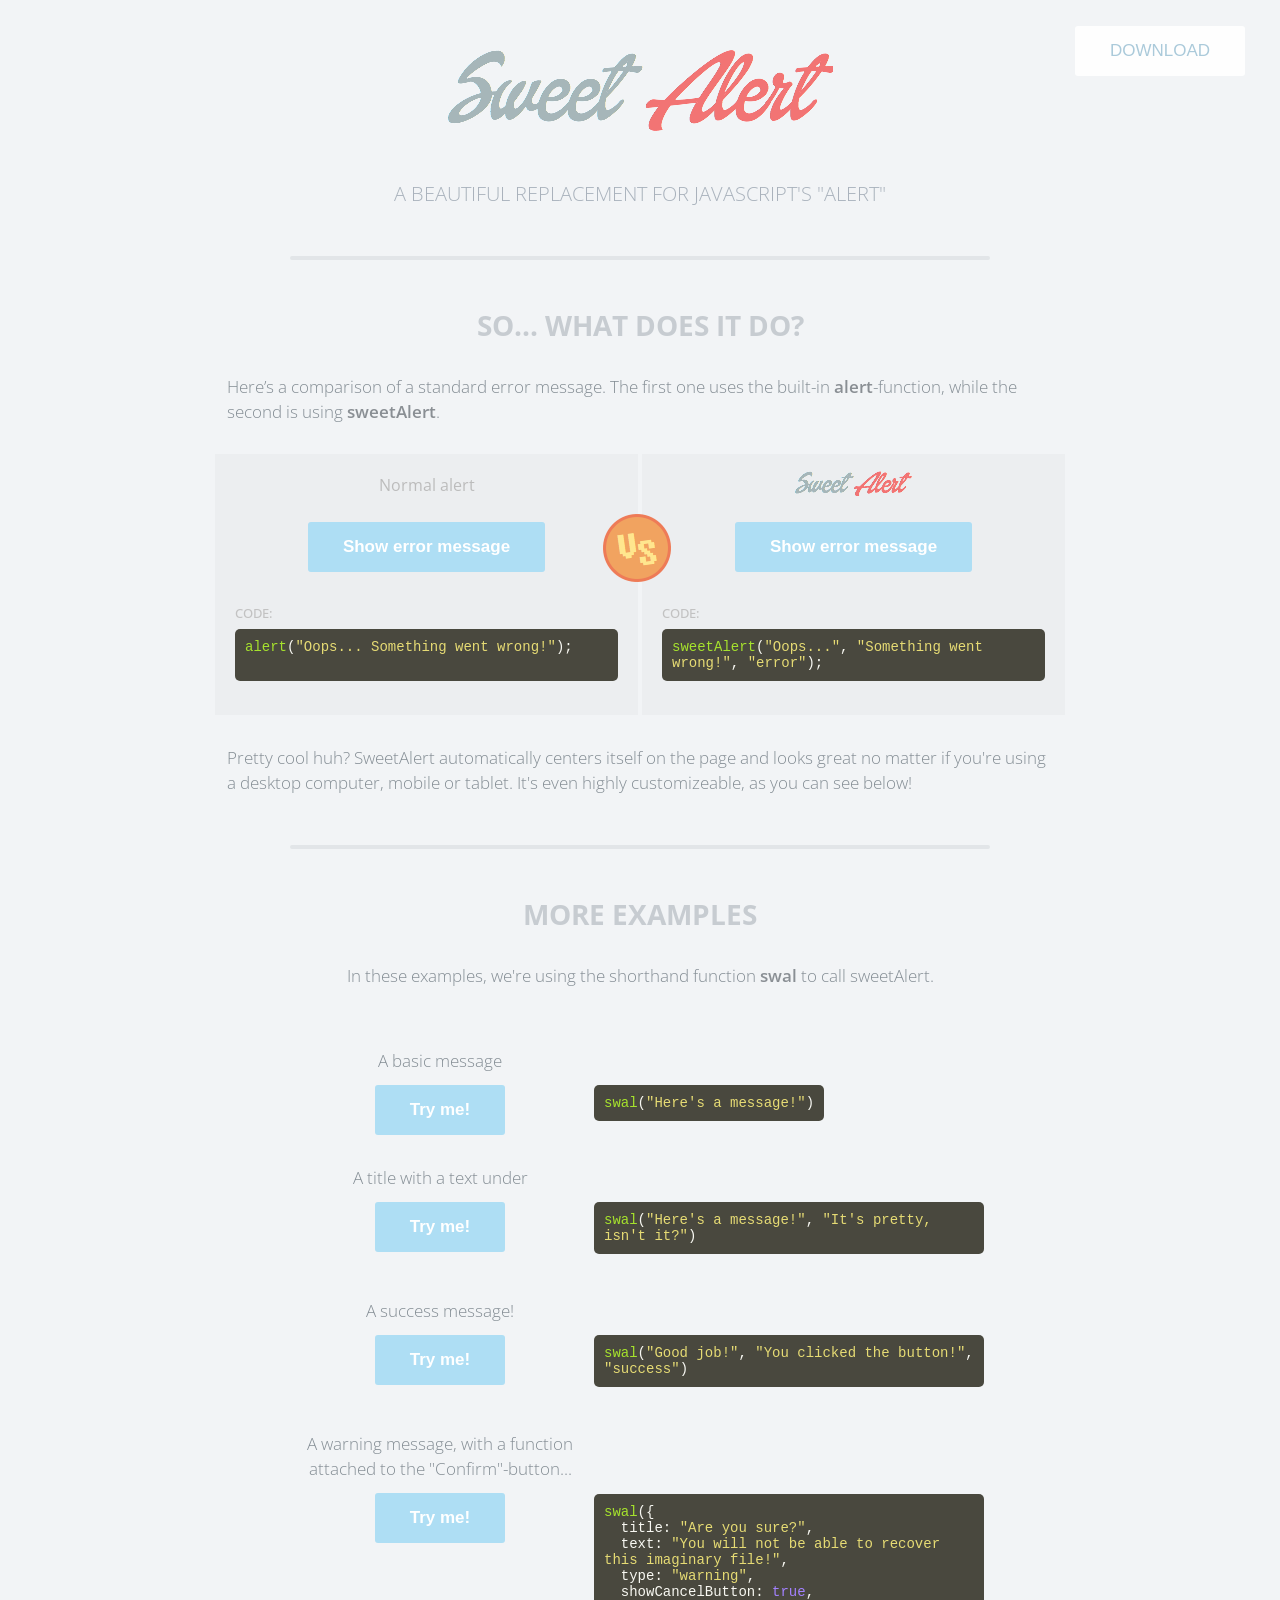
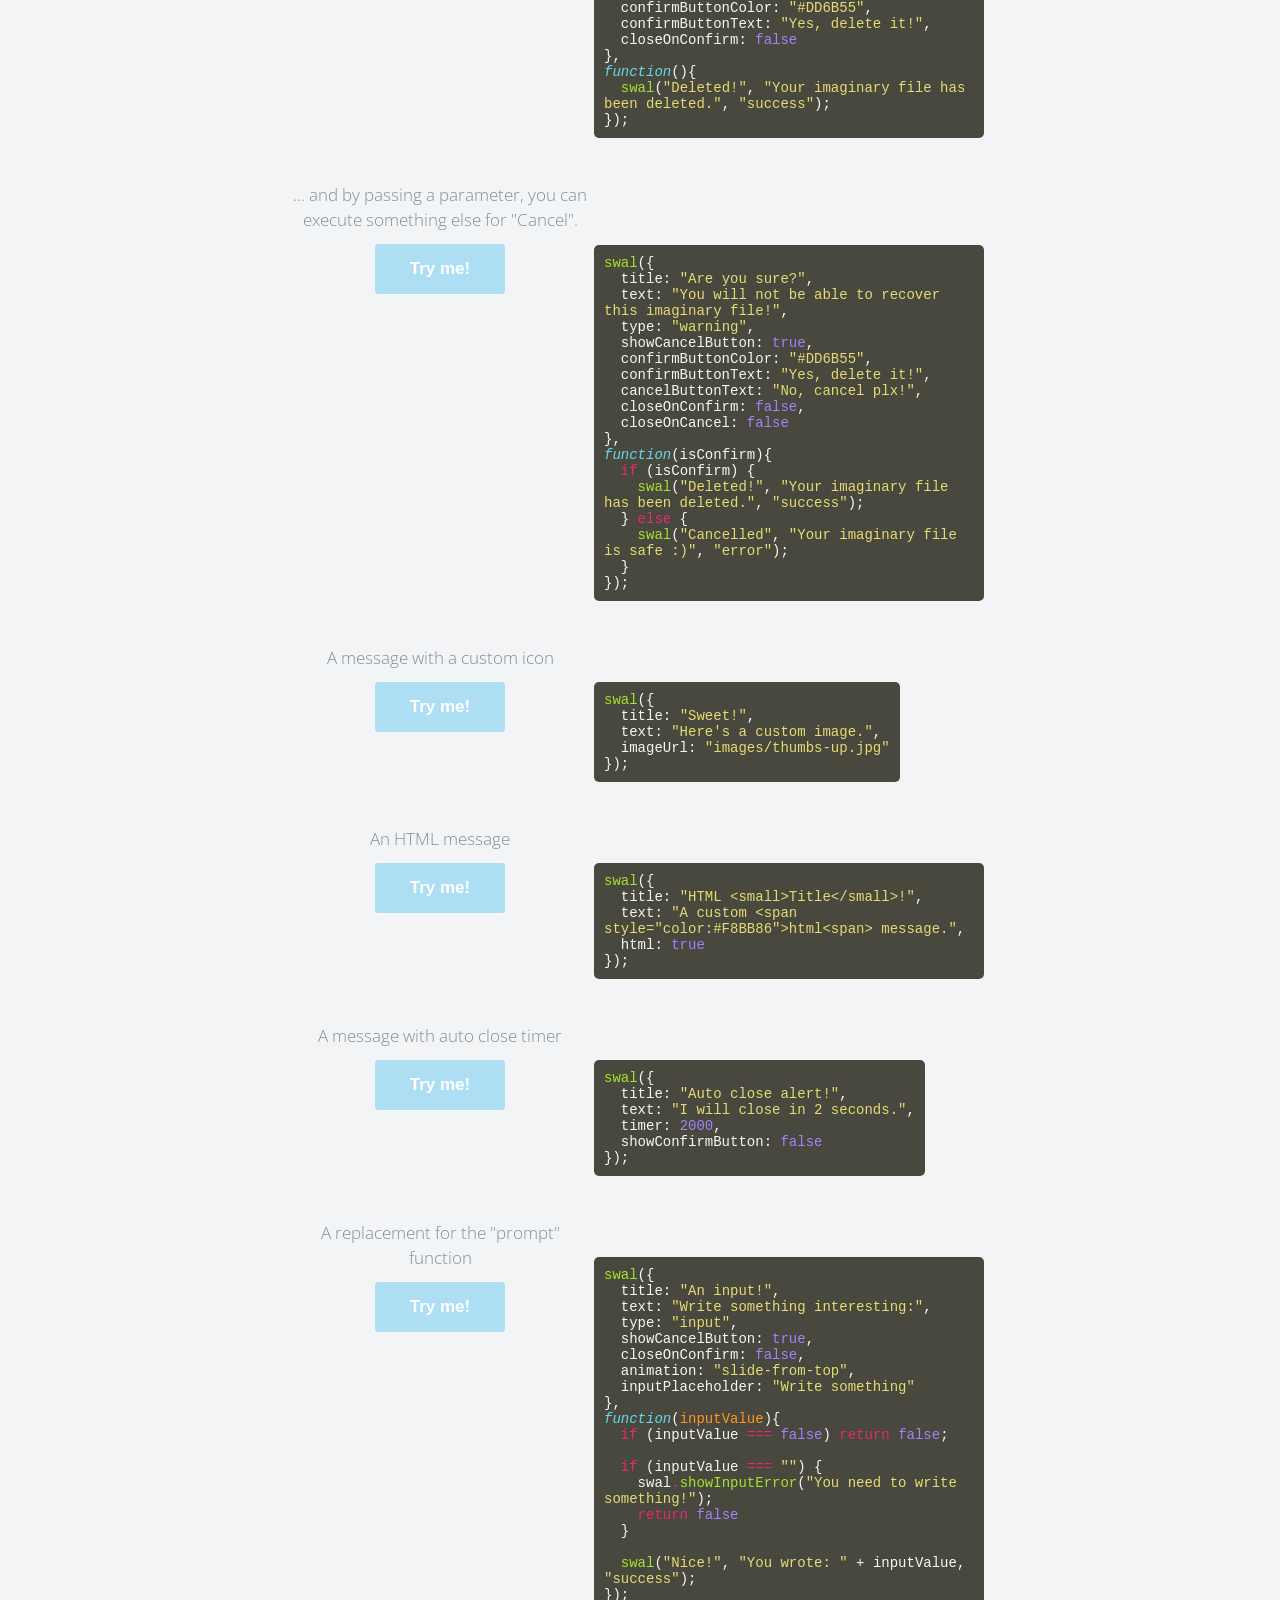
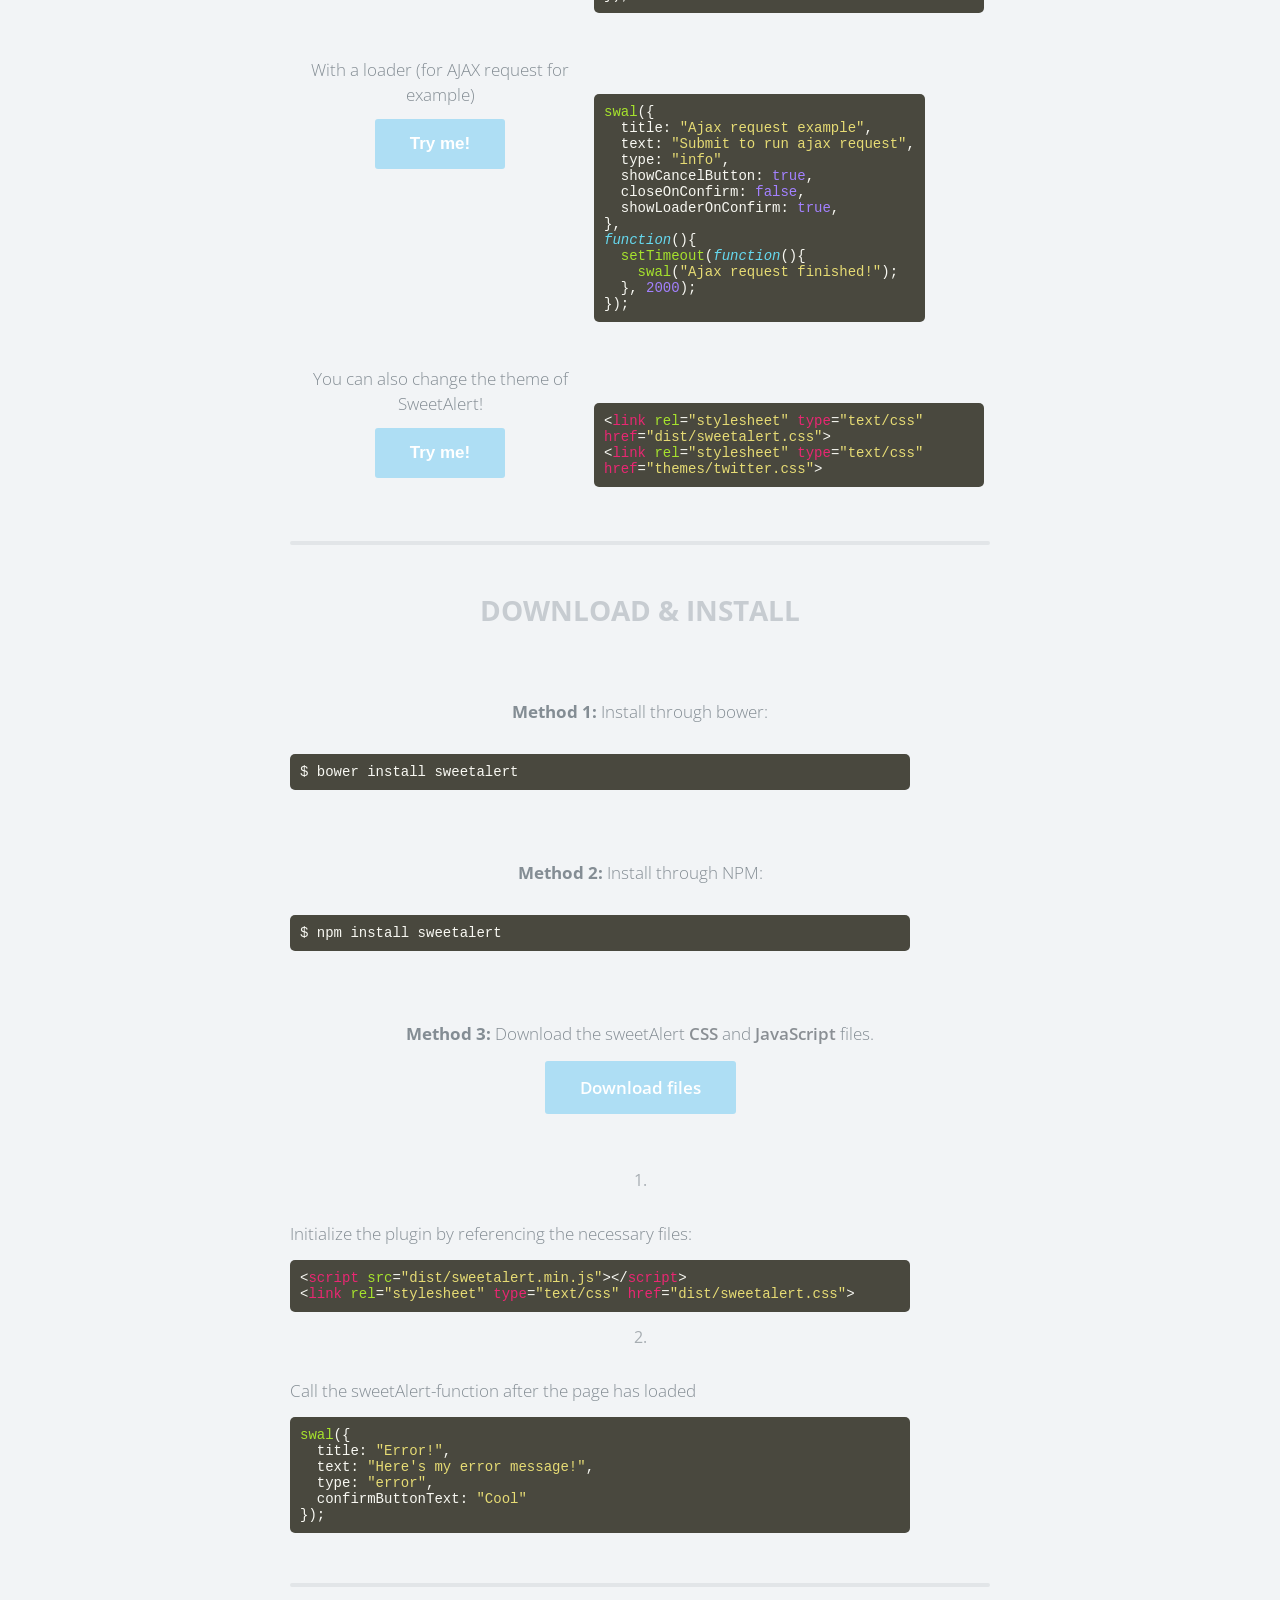
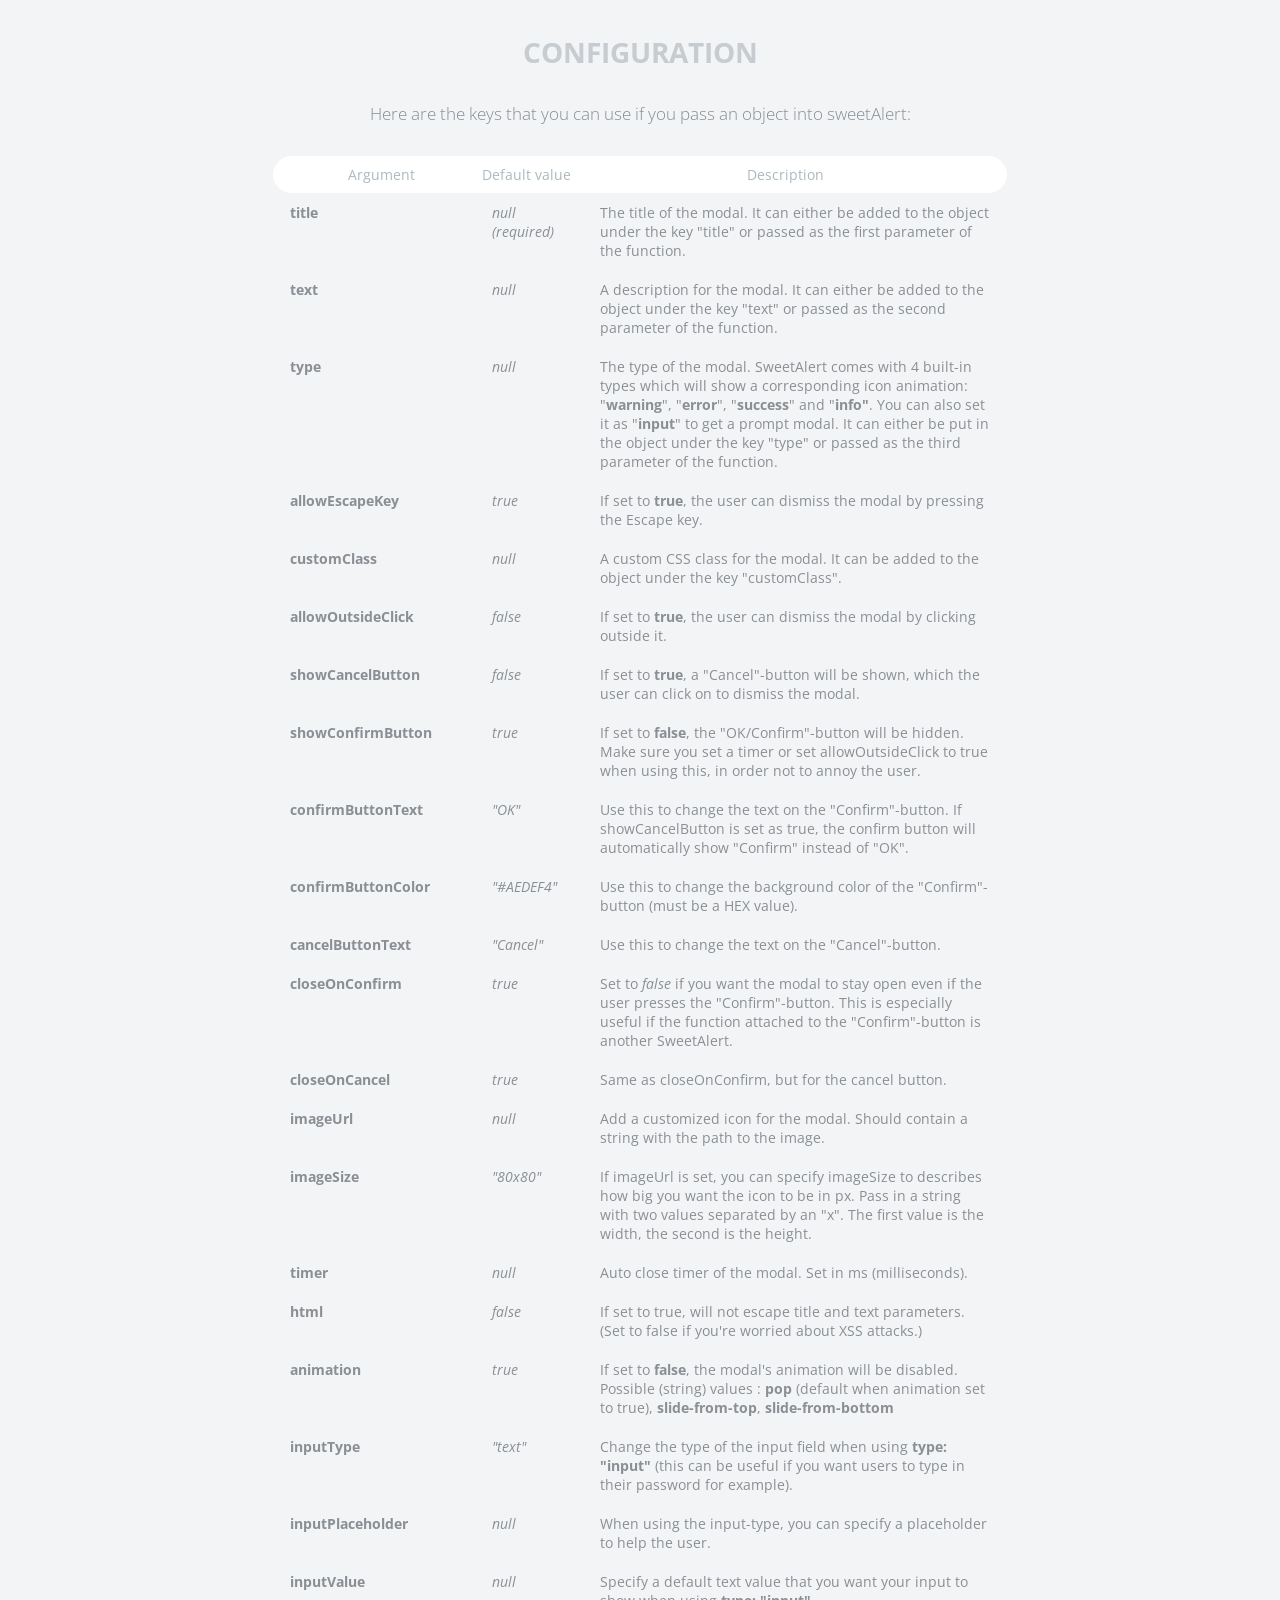
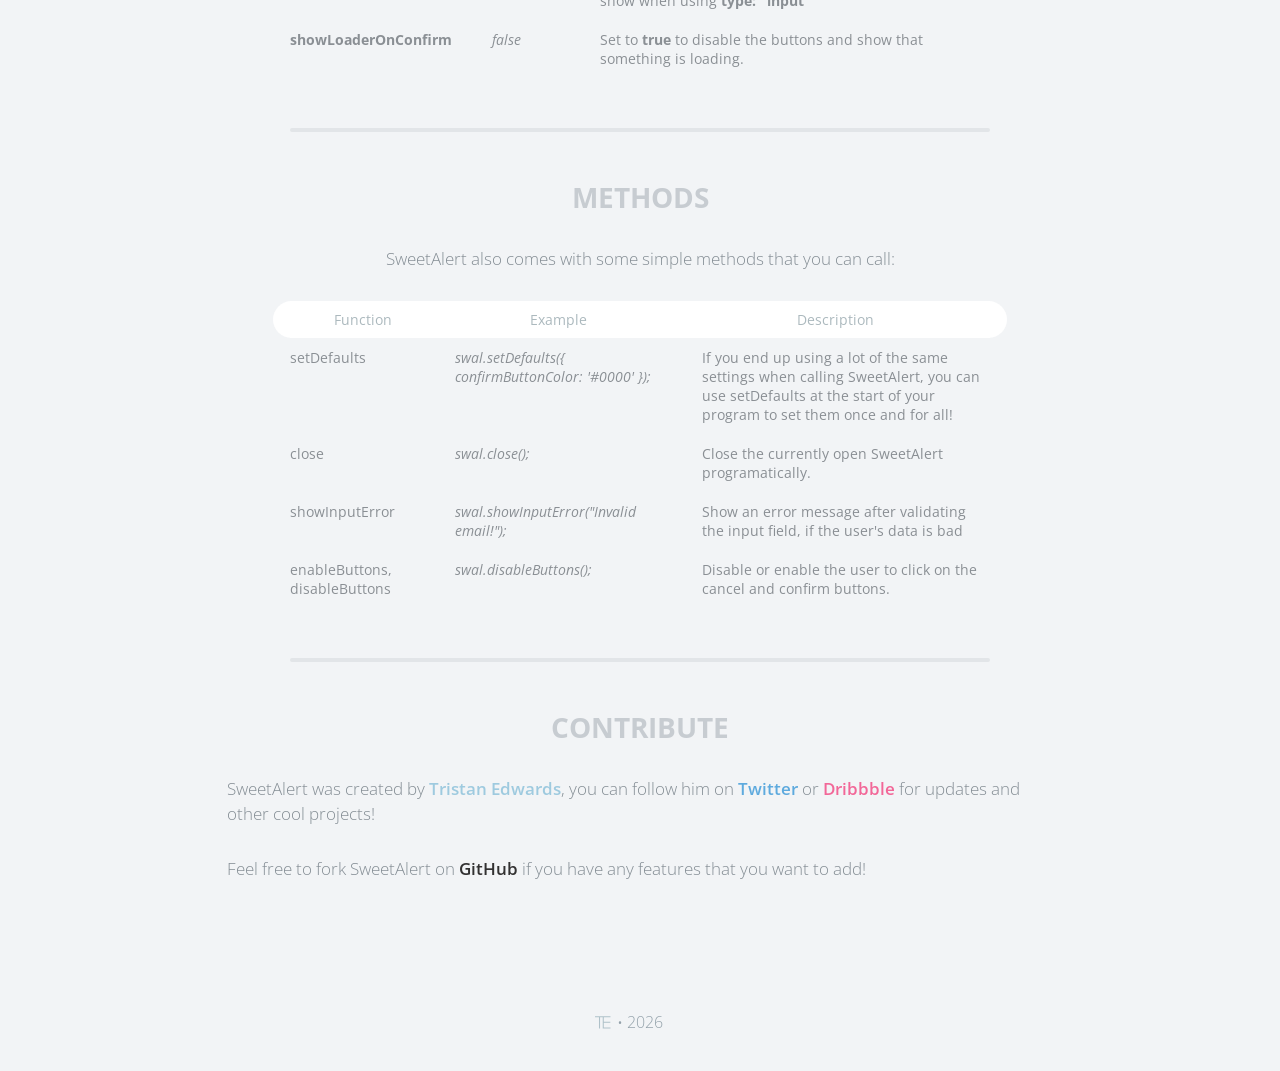
<file: node_modules/sweetalert/index.html>
<!doctype html>

<html>

<head>
  <meta charset="utf-8">
  <meta name="viewport" content="width=device-width, initial-scale=1, maximum-scale=1, user-scalable=0" />
  <title>SweetAlert</title>

  <link rel="stylesheet" href="example/example.css">
  <script src="https://code.jquery.com/jquery-2.1.3.min.js"></script>

  <!-- This is what you need -->
  <script src="dist/sweetalert-dev.js"></script>
  <link rel="stylesheet" href="dist/sweetalert.css">
  <!--.......................-->

</head>

<body>

<h1>Sweet Alert</h1>
<h2>A beautiful replacement for JavaScript's "Alert"</h2>
<button class="download">Download</button>

<!-- What does it do? -->
<h3>So... What does it do?</h3>
<p>Here’s a comparison of a standard error message. The first one uses the built-in <strong>alert</strong>-function, while the second is using <strong>sweetAlert</strong>.</p>

<div class="showcase normal">
	<h4>Normal alert</h4>
	<button>Show error message</button>

	<h5>Code:</h5>
	<pre><span class="attr">alert</span>(<span class="str">"Oops... Something went wrong!"</span>);

	</pre>

	<div class="vs-icon"></div>
</div>

<div class="showcase sweet">
	<h4>Sweet Alert</h4>
	<button>Show error message</button>

	<h5>Code:</h5>
	<pre><span class="attr">sweetAlert</span>(<span class="str">"Oops..."</span>, <span class="str">"Something went wrong!"</span>, <span class="str">"error"</span>);</pre>
</div>

<p>Pretty cool huh? SweetAlert automatically centers itself on the page and looks great no matter if you're using a desktop computer, mobile or tablet. It's even highly customizeable, as you can see below!</p>


<!-- Examples -->
<h3>More examples</h3>

<p class="center">In these examples, we're using the shorthand function <strong>swal</strong> to call sweetAlert.</p>

<ul class="examples">

	<li class="message">
		<div class="ui">
			<p>A basic message</p>
			<button>Try me!</button>
		</div>
		<pre><span class="attr">swal</span>(<span class="str">"Here's a message!"</span>)</pre>
	</li>

	<li class="title-text">
		<div class="ui">
			<p>A title with a text under</p>
			<button>Try me!</button>
		</div>
		<pre><span class="attr">swal</span>(<span class="str">"Here's a message!"</span>, <span class="str">"It's pretty, isn't it?"</span>)</pre>
	</li>

	<li class="success">
		<div class="ui">
			<p>A success message!</p>
			<button>Try me!</button>
		</div>
		<pre><span class="attr">swal</span>(<span class="str">"Good job!"</span>, <span class="str">"You clicked the button!"</span>, <span class="str">"success"</span>)</pre>
	</li>

	<li class="warning confirm">
		<div class="ui">
			<p>A warning message, with a function attached to the "Confirm"-button...</p>
			<button>Try me!</button>
		</div>
		<pre><span class="attr">swal</span>({
&nbsp;&nbsp;title: <span class="str">"Are you sure?"</span>,
&nbsp;&nbsp;text: <span class="str">"You will not be able to recover this imaginary file!"</span>,
&nbsp;&nbsp;type: <span class="str">"warning"</span>,
&nbsp;&nbsp;showCancelButton: <span class="val">true</span>,
&nbsp;&nbsp;confirmButtonColor: <span class="str">"#DD6B55"</span>,
&nbsp;&nbsp;confirmButtonText: <span class="str">"Yes, delete it!"</span>,
&nbsp;&nbsp;closeOnConfirm: <span class="val">false</span>
},
<span class="func"><i>function</i></span>(){
&nbsp;&nbsp;<span class="attr">swal</span>(<span class="str">"Deleted!"</span>, <span class="str">"Your imaginary file has been deleted."</span>, <span class="str">"success"</span>);
});</pre>
	</li>

	<li class="warning cancel">
		<div class="ui">
			<p>... and by passing a parameter, you can execute something else for "Cancel".</p>
			<button>Try me!</button>
		</div>
		<pre><span class="attr">swal</span>({
&nbsp;&nbsp;title: <span class="str">"Are you sure?"</span>,
&nbsp;&nbsp;text: <span class="str">"You will not be able to recover this imaginary file!"</span>,
&nbsp;&nbsp;type: <span class="str">"warning"</span>,
&nbsp;&nbsp;showCancelButton: <span class="val">true</span>,
&nbsp;&nbsp;confirmButtonColor: <span class="str">"#DD6B55"</span>,
&nbsp;&nbsp;confirmButtonText: <span class="str">"Yes, delete it!"</span>,
&nbsp;&nbsp;cancelButtonText: <span class="str">"No, cancel plx!"</span>,
&nbsp;&nbsp;closeOnConfirm: <span class="val">false</span>,
&nbsp;&nbsp;closeOnCancel: <span class="val">false</span>
},
<span class="func"><i>function</i></span>(isConfirm){
&nbsp;&nbsp;<span class="tag">if</span> (isConfirm) {
&nbsp;&nbsp;&nbsp;&nbsp;<span class="attr">swal</span>(<span class="str">"Deleted!"</span>, <span class="str">"Your imaginary file has been deleted."</span>, <span class="str">"success"</span>);
&nbsp;&nbsp;} <span class="tag">else</span> {
	&nbsp;&nbsp;&nbsp;&nbsp;<span class="attr">swal</span>(<span class="str">"Cancelled"</span>, <span class="str">"Your imaginary file is safe :)"</span>, <span class="str">"error"</span>);
&nbsp;&nbsp;}
});</pre>
	</li>

	<li class="custom-icon">
		<div class="ui">
			<p>A message with a custom icon</p>
			<button>Try me!</button>
		</div>
		<pre><span class="attr">swal</span>({
&nbsp;&nbsp;title: <span class="str">"Sweet!"</span>,
&nbsp;&nbsp;text: <span class="str">"Here's a custom image."</span>,
&nbsp;&nbsp;imageUrl: <span class="str">"images/thumbs-up.jpg"</span>
});</pre>
	</li>

	<li class="message-html">
		<div class="ui">
			<p>An HTML message</p>
			<button>Try me!</button>
		</div>
		<pre><span class="attr">swal</span>({
&nbsp;&nbsp;title: <span class="str">"HTML &lt;small&gt;Title&lt;/small&gt;!"</span>,
&nbsp;&nbsp;text: <span class="str">"A custom &lt;span style="color:#F8BB86"&gt;html&lt;span&gt; message."</span>,
&nbsp;&nbsp;html: <span class="val">true</span>
});</pre>
	</li>

	<li class="timer">
		<div class="ui">
			<p>A message with auto close timer</p>
			<button>Try me!</button>
		</div>
		<pre><span class="attr">swal</span>({
&nbsp;&nbsp;title: <span class="str">"Auto close alert!"</span>,
&nbsp;&nbsp;text: <span class="str">"I will close in 2 seconds."</span>,
&nbsp;&nbsp;timer: <span class="val">2000</span>,
&nbsp;&nbsp;showConfirmButton: <span class="val">false</span>
});</pre>
	</li>


	<li class="input">
		<div class="ui">
			<p>A replacement for the "prompt" function</p>
			<button>Try me!</button>
		</div>
		<pre><span class="attr">swal</span>({
&nbsp;&nbsp;title: <span class="str">"An input!"</span>,
&nbsp;&nbsp;text: <span class="str">"Write something interesting:"</span>,
&nbsp;&nbsp;type: <span class="str">"input"</span>,
&nbsp;&nbsp;showCancelButton: <span class="val">true</span>,
&nbsp;&nbsp;closeOnConfirm: <span class="val">false</span>,
&nbsp;&nbsp;animation: <span class="str">"slide-from-top"</span>,
&nbsp;&nbsp;inputPlaceholder: <span class="str">"Write something"</span>
},
<span class="func"><i>function</i></span>(<span class="arg">inputValue</span>){
&nbsp;&nbsp;<span class="tag">if</span> (inputValue <span class="tag">===</span> <span class="val">false</span>) <span class="tag">return</span> <span class="val">false</span>;
&nbsp;&nbsp;
&nbsp;&nbsp;<span class="tag">if</span> (inputValue <span class="tag">===</span> <span class="str">""</span>) {
&nbsp;&nbsp;&nbsp;&nbsp;swal<span class="tag">.</span><span class="attr">showInputError</span>(<span class="str">"You need to write something!"</span>);
&nbsp;&nbsp;&nbsp;&nbsp;<span class="tag">return</span> <span class="val">false</span>
&nbsp;&nbsp;}
&nbsp;&nbsp;
&nbsp;&nbsp;<span class="attr">swal</span>(<span class="str">"Nice!"</span>, <span class="str">"You wrote: "</span> + inputValue, <span class="str">"success"</span>);
});</pre>
	</li>

  <li class="ajax">
    <div class="ui">
			<p>With a loader (for AJAX request for example)</p>
			<button>Try me!</button>
		</div>
		<pre><span class="attr">swal</span>({
&nbsp;&nbsp;title: <span class="str">"Ajax request example"</span>,
&nbsp;&nbsp;text: <span class="str">"Submit to run ajax request"</span>,
&nbsp;&nbsp;type: <span class="str">"info"</span>,
&nbsp;&nbsp;showCancelButton: <span class="val">true</span>,
&nbsp;&nbsp;closeOnConfirm: <span class="val">false</span>,
&nbsp;&nbsp;showLoaderOnConfirm: <span class="val">true</span>,
},
<span class="func"><i>function</i></span>(){
&nbsp;&nbsp;<span class="attr">setTimeout</span>(<span class="func"><i>function</i></span>(){
&nbsp;&nbsp;&nbsp;&nbsp;<span class="attr">swal</span>(<span class="str">"Ajax request finished!"</span>);
&nbsp;&nbsp;}, <span class="val">2000</span>);
});</pre>
	</li>

	<li class="theme">
		<div class="ui">
			<p>You can also change the theme of SweetAlert!</p>
			<button>Try me!</button>
		</div>
		<pre>&lt;<span class="tag">link</span> <span class="attr">rel</span>=<span class="str">"stylesheet"</span> <span class="tag">type</span>=<span class="str">"text/css"</span> <span class="tag">href</span>=<span class="str">"dist/sweetalert.css"</span>&gt;
			&lt;<span class="tag">link</span> <span class="attr">rel</span>=<span class="str">"stylesheet"</span> <span class="tag">type</span>=<span class="str">"text/css"</span> <span class="tag">href</span>=<span class="str">"themes/twitter.css"</span>&gt;</pre>
	</li>

</ul>


<!-- Download & Install -->
<h3 id="download-section">Download & install</h3>

<div class="center-container">
	<p class="center"><b>Method 1:</b> Install through bower:</p>
	<pre class="center">$ bower install sweetalert</pre>
</div>

<div class="center-container">
	<p class="center"><b>Method 2:</b> Install through NPM:</p>
	<pre class="center">$ npm install sweetalert</pre>
</div>

<p class="center"><b>Method 3:</b> Download the sweetAlert <strong>CSS</strong> and <strong>JavaScript</strong> files.</p>

<a class="button" href="https://github.com/t4t5/sweetalert/archive/master.zip" download>Download files</a>

<ol>
	<li>
		<p>Initialize the plugin by referencing the necessary files:</p>
		<pre>&lt;<span class="tag">script</span> <span class="attr">src</span>=<span class="str">"dist/sweetalert.min.js"</span>&gt;&lt;/<span class="tag">script</span>&gt;
&lt;<span class="tag">link</span> <span class="attr">rel</span>=<span class="str">"stylesheet"</span> <span class="tag">type</span>=<span class="str">"text/css"</span> <span class="tag">href</span>=<span class="str">"dist/sweetalert.css"</span>&gt;</pre>
	</li>

	<li>
		<p>Call the sweetAlert-function after the page has loaded</p>
		<pre><span class="attr">swal</span>({
&nbsp;&nbsp;title: <span class="str">"Error!"</span>,
&nbsp;&nbsp;text: <span class="str">"Here's my error message!"</span>,
&nbsp;&nbsp;type: <span class="str">"error"</span>,
&nbsp;&nbsp;confirmButtonText: <span class="str">"Cool"</span>
});
</pre>
	</li>
</ol>



<!-- Configuration -->
<h3>Configuration</h3>

<p class="center">Here are the keys that you can use if you pass an object into sweetAlert:</p>

<table>
	<tr class="titles">
		<th>
			<div class="border-left"></div>
			Argument
		</th>
		<th>Default value</th>
		<th>
			<div class="border-right"></div>
			Description
		</th>
	</tr>
	<tr>
		<td><b>title</b></td>
		<td><i>null (required)</i></td>
		<td>The title of the modal. It can either be added to the object under the key "title" or passed as the first parameter of the function.</td>
	</tr>
	<tr>
		<td><b>text</b></td>
		<td><i>null</i></td>
		<td>A description for the modal. It can either be added to the object under the key "text" or passed as the second parameter of the function.</td>
	</tr>
	<tr>
		<td><b>type</b></td>
		<td><i>null</i></td>
		<td>The type of the modal. SweetAlert comes with 4 built-in types which will show a corresponding icon animation: "<strong>warning</strong>", "<strong>error</strong>", "<strong>success</strong>" and "<strong>info"</strong>. You can also set it as "<strong>input</strong>" to get a prompt modal. It can either be put in the object under the key "type" or passed as the third parameter of the function.</td>
	</tr>
    <tr>
      <td><b>allowEscapeKey</b></td>
      <td><i>true</i></td>
      <td>If set to <strong>true</strong>, the user can dismiss the modal by pressing the Escape key.</td>
    </tr>
	<tr>
		<td><b>customClass</b></td>
		<td><i>null</i></td>
		<td>A custom CSS class for the modal. It can be added to the object under the key "customClass".</td>
	</tr>
	<tr>
		<td><b>allowOutsideClick</b></td>
		<td><i>false</i></td>
		<td>If set to <strong>true</strong>, the user can dismiss the modal by clicking outside it.</td>
	</tr>
	<tr>
		<td><b>showCancelButton</b></td>
		<td><i>false</i></td>
		<td>If set to <strong>true</strong>, a "Cancel"-button will be shown, which the user can click on to dismiss the modal.</td>
	</tr>
	<tr>
		<td><b>showConfirmButton</b></td>
		<td><i>true</i></td>
		<td>If set to <strong>false</strong>, the "OK/Confirm"-button will be hidden. Make sure you set a timer or set allowOutsideClick to true when using this, in order not to annoy the user.</td>
	</tr>
	<tr>
		<td><b>confirmButtonText</b></td>
		<td><i>"OK"</i></td>
		<td>Use this to change the text on the "Confirm"-button. If showCancelButton is set as true, the confirm button will automatically show "Confirm" instead of "OK".</td>
	</tr>
	<tr>
		<td><b>confirmButtonColor</b></td>
		<td><i>"#AEDEF4"</i></td>
		<td>Use this to change the background color of the "Confirm"-button (must be a HEX value).</td>
	</tr>
	<tr>
		<td><b>cancelButtonText</b></td>
		<td><i>"Cancel"</i></td>
		<td>Use this to change the text on the "Cancel"-button.</td>
	</tr>
	<tr>
		<td><b>closeOnConfirm</b></td>
		<td><i>true</i></td>
		<td>Set to <i>false</i> if you want the modal to stay open even if the user presses the "Confirm"-button. This is especially useful if the function attached to the "Confirm"-button is another SweetAlert.</td>
	</tr>
	<tr>
		<td><b>closeOnCancel</b></td>
		<td><i>true</i></td>
		<td>Same as closeOnConfirm, but for the cancel button.</td>
	</tr>
	<tr>
		<td><b>imageUrl</b></td>
		<td><i>null</i></td>
		<td>Add a customized icon for the modal. Should contain a string with the path to the image.</td>
	</tr>
	<tr>
		<td><b>imageSize</b></td>
		<td><i>"80x80"</i></td>
		<td>If imageUrl is set, you can specify imageSize to describes how big you want the icon to be in px. Pass in a string with two values separated by an "x". The first value is the width, the second is the height.</td>
	</tr>
	<tr>
		<td><b>timer</b></td>
		<td><i>null</i></td>
		<td>Auto close timer of the modal. Set in ms (milliseconds).</td>
	</tr>
	<tr>
		<td><b>html</b></td>
		<td><i>false</i></td>
		<td>If set to true, will not escape title and text parameters. (Set to false if you're worried about XSS attacks.)</td>
	</tr>
	<tr>
		<td><b>animation</b></td>
		<td><i>true</i></td>
		<td>If set to <strong>false</strong>, the modal's animation will be disabled. Possible (string) values : <strong>pop</strong> (default when animation set to true), <strong>slide-from-top</strong>, <strong>slide-from-bottom</strong></td>
	</tr>
	<tr>
		<td><b>inputType</b></td>
		<td><i>"text"</i></td>
		<td>Change the type of the input field when using <strong>type: "input"</strong> (this can be useful if you want users to type in their password for example).</td>
	</tr>
	<tr>
		<td><b>inputPlaceholder</b></td>
		<td><i>null</i></td>
		<td>When using the input-type, you can specify a placeholder to help the user.</td>
	</tr>
	<tr>
		<td><b>inputValue</b></td>
		<td><i>null</i></td>
		<td>Specify a default text value that you want your input to show when using <strong>type: "input"</strong></td>
	</tr>
	<tr>
		<td><b>showLoaderOnConfirm</b></td>
		<td><i>false</i></td>
    <td>Set to <strong>true</strong> to disable the buttons and show that something is loading.</td>
	</tr>
</table>


<!-- Methods -->
<h3>Methods</h3>

<p class="center">SweetAlert also comes with some simple methods that you can call:</p>

<table>
	<tr class="titles">
		<th>
			<div class="border-left"></div>
			Function
		</th>
		<th>Example</th>
		<th>
			<div class="border-right"></div>
			Description
		</th>
	</tr>
	<tr>
		<td>setDefaults</td>
		<td><i>swal.setDefaults({ confirmButtonColor: '#0000' });</i></td>
		<td>If you end up using a lot of the same settings when calling SweetAlert, you can use setDefaults at the start of your program to set them once and for all!</td>
	</tr>
	<tr>
		<td>close</td>
		<td><i>swal.close();</i></td>
		<td>Close the currently open SweetAlert programatically.</td>
	</tr>
	<tr>
		<td>showInputError</td>
		<td><i>swal.showInputError("Invalid email!");</i></td>
		<td>Show an error message after validating the input field, if the user's data is bad</td>
	</tr>
	<tr>
		<td>enableButtons, disableButtons</td>
		<td><i>swal.disableButtons();</i></td>
		<td>Disable or enable the user to click on the cancel and confirm buttons.</td>
	</tr>
</table>



<!-- Contribute -->
<h3>Contribute</h3>
<p>SweetAlert was created by <a href="http://tristanedwards.me" target="_blank">Tristan Edwards</a>, you can follow him on <a href="https://twitter.com/t4t5" target="_blank" class="twitter">Twitter</a> or <a href="https://dribbble.com/tristanedwards" target="_blank" class="dribbble">Dribbble</a> for updates and other cool projects!</p>
<p>Feel free to fork SweetAlert on <a href="https://github.com/t4t5/sweetalert" class="github">GitHub</a> if you have any features that you want to add!</p>


<footer>
	<span class="te-logo">TE</span> • <script>document.write(new Date().getFullYear())</script>
</footer>


<script>

document.querySelector('button.download').onclick = function(){
	$("html, body").animate({ scrollTop: $("#download-section").offset().top }, 1000);
};

document.querySelector('.showcase.normal button').onclick = function(){
	alert("Oops... Something went wrong!");
};

document.querySelector('.showcase.sweet button').onclick = function(){
	swal("Oops...", "Something went wrong!", "error");
};

document.querySelector('ul.examples li.message button').onclick = function(){
	swal("Here's a message!");
};

document.querySelector('ul.examples li.timer button').onclick = function(){
	swal({
		title: "Auto close alert!",
		text: "I will close in 2 seconds.",
		timer: 2000,
		showConfirmButton: false
	});
};

document.querySelector('ul.examples li.title-text button').onclick = function(){
	swal("Here's a message!", "It's pretty, isn't it?");
};

document.querySelector('ul.examples li.success button').onclick = function(){
	swal("Good job!", "You clicked the button!", "success");
};

document.querySelector('ul.examples li.warning.confirm button').onclick = function(){
	swal({
		title: "Are you sure?",
		text: "You will not be able to recover this imaginary file!",
		type: "warning",
		showCancelButton: true,
		confirmButtonColor: '#DD6B55',
		confirmButtonText: 'Yes, delete it!',
		closeOnConfirm: false
	},
	function(){
		swal("Deleted!", "Your imaginary file has been deleted!", "success");
	});
};

document.querySelector('ul.examples li.warning.cancel button').onclick = function(){
	swal({
		title: "Are you sure?",
		text: "You will not be able to recover this imaginary file!",
		type: "warning",
		showCancelButton: true,
		confirmButtonColor: '#DD6B55',
		confirmButtonText: 'Yes, delete it!',
		cancelButtonText: "No, cancel plx!",
		closeOnConfirm: false,
		closeOnCancel: false
	},
	function(isConfirm){
    if (isConfirm){
      swal("Deleted!", "Your imaginary file has been deleted!", "success");
    } else {
      swal("Cancelled", "Your imaginary file is safe :)", "error");
    }
	});
};

document.querySelector('ul.examples li.custom-icon button').onclick = function(){
	swal({
		title: "Sweet!",
		text: "Here's a custom image.",
		imageUrl: 'example/images/thumbs-up.jpg'
	});
};

document.querySelector('ul.examples li.message-html button').onclick = function(){
	swal({
		title: "HTML <small>Title</small>!",
		text: 'A custom <span style="color:#F8BB86">html<span> message.',
		html: true
	});
};

document.querySelector('ul.examples li.input button').onclick = function(){
	swal({
		title: "An input!",
		text: 'Write something interesting:',
		type: 'input',
		showCancelButton: true,
		closeOnConfirm: false,
		animation: "slide-from-top",
		inputPlaceholder: "Write something",
	},
	function(inputValue){
		if (inputValue === false) return false;

		if (inputValue === "") {
			swal.showInputError("You need to write something!");
			return false;
		}
    
		swal("Nice!", 'You wrote: ' + inputValue, "success");

	});
};

document.querySelector('ul.examples li.theme button').onclick = function() {
	swal({
		title: "Themes!",
		text: "Here's the Twitter theme for SweetAlert!",
		confirmButtonText: "Cool!",
		customClass: 'twitter'
	});
};

document.querySelector('ul.examples li.ajax button').onclick = function() {
  swal({
    title: 'Ajax request example',
    text: 'Submit to run ajax request',
    type: 'info',
    showCancelButton: true,
    closeOnConfirm: false,
    showLoaderOnConfirm: true,
  }, function(){
    setTimeout(function() {
      swal('Ajax request finished!');
    }, 2000);
  });
};

</script>



</body>

</html>
</file>
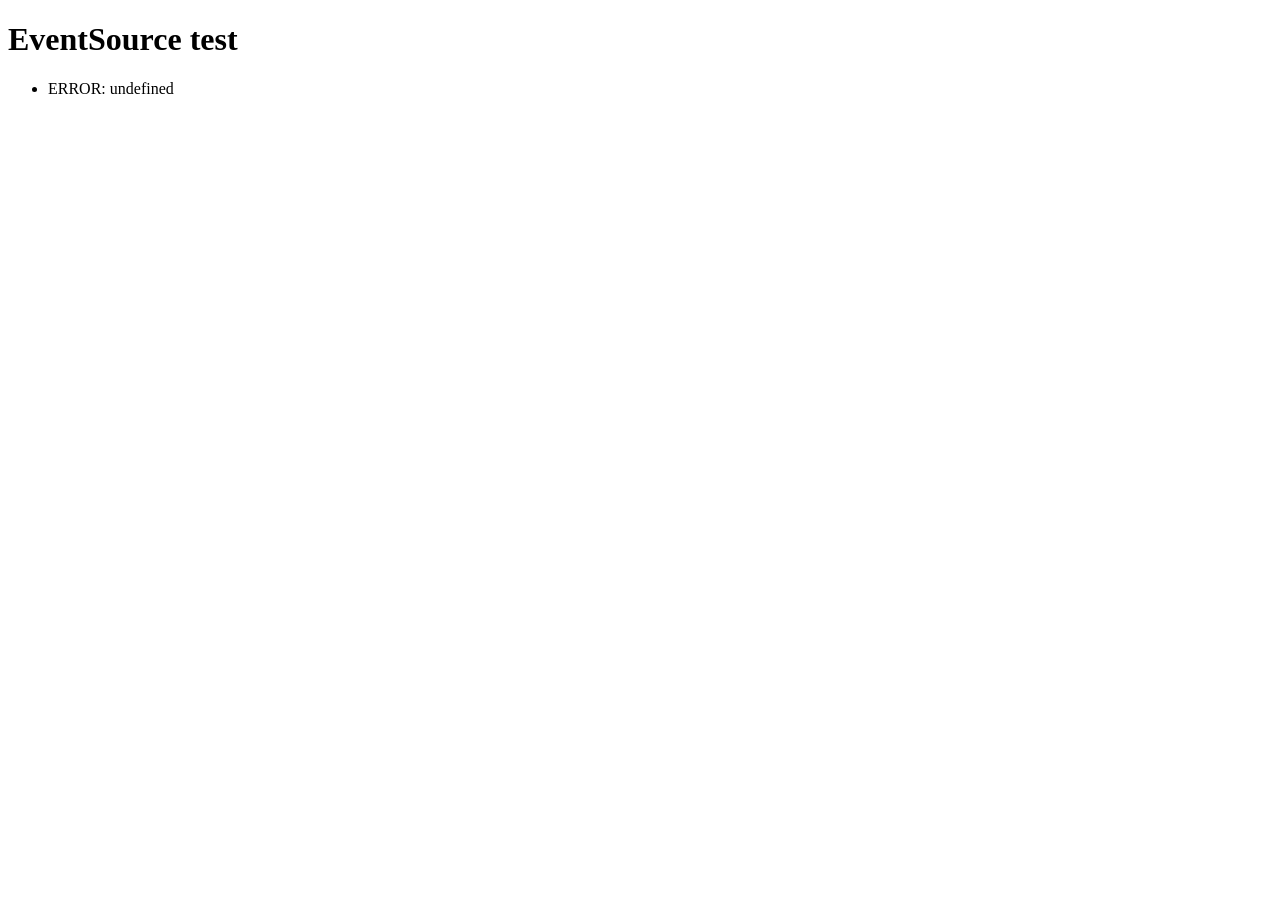
<file: node_modules/firebase/node_modules/faye-websocket/examples/sse.html>
<!doctype html>
<html>
  <head>
    <meta http-equiv="Content-type" content="text/html; charset=utf-8">
    <title>EventSource test</title>
  </head>
  <body>

    <h1>EventSource test</h1>
    <ul></ul>

    <script type="text/javascript">
      var logger = document.getElementsByTagName('ul')[0],
          socket = new EventSource('/');

      var log = function(text) {
        logger.innerHTML += '<li>' + text + '</li>';
      };

      socket.onopen = function() {
        log('OPEN');
      };

      socket.onmessage = function(event) {
        log('MESSAGE: ' + event.data);
      };

      socket.addEventListener('update', function(event) {
        log('UPDATE(' + event.lastEventId + '): ' + event.data);
      });

      socket.onerror = function(event) {
        log('ERROR: ' + event.message);
      };
    </script>

  </body>
</html>
</file>
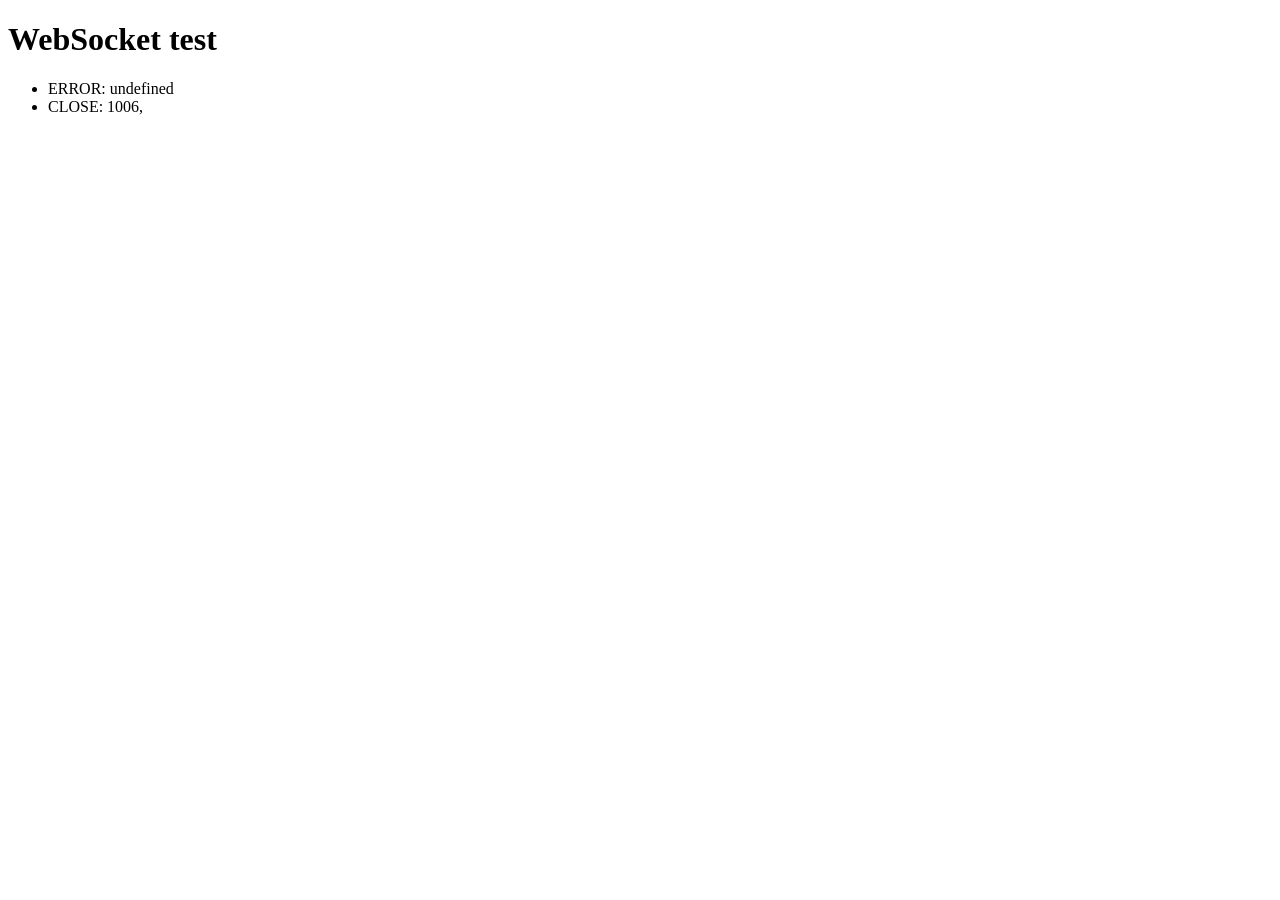
<file: node_modules/firebase/node_modules/faye-websocket/examples/ws.html>
<!doctype html>
<html>
  <head>
    <meta http-equiv="Content-type" content="text/html; charset=utf-8">
    <title>WebSocket test</title>
  </head>
  <body>

    <h1>WebSocket test</h1>
    <ul></ul>

    <script type="text/javascript">
      var logger = document.getElementsByTagName('ul')[0],
          Socket = window.MozWebSocket || window.WebSocket,
          protos = ['foo', 'bar', 'xmpp'],
          socket = new Socket('ws://' + location.hostname + ':' + location.port + '/', protos),
          index  = 0;

      var log = function(text) {
        logger.innerHTML += '<li>' + text + '</li>';
      };

      socket.addEventListener('open', function() {
        log('OPEN: ' + socket.protocol);
        socket.send('Hello, world');
      });

      socket.onerror = function(event) {
        log('ERROR: ' + event.message);
      };

      socket.onmessage = function(event) {
        log('MESSAGE: ' + event.data);
        setTimeout(function() { socket.send(++index + ' ' + event.data) }, 2000);
      };

      socket.onclose = function(event) {
        log('CLOSE: ' + event.code + ', ' + event.reason);
      };
    </script>

  </body>
</html>
</file>
<file: node_modules/sweetalert/example/example.css>
@import url(http://fonts.googleapis.com/css?family=Open+Sans:400,600,700,300);
@import url(http://fonts.googleapis.com/css?family=Open+Sans+Condensed:700);
body {
  background-color: #f2f4f6;
  font-family: 'Open Sans', sans-serif;
  text-align: center; }

h1 {
  background-image: url("images/logo_big.png");
  background-image: -webkit-image-set(url("images/logo_big.png") 1x, url("images/logo_big@2x.png") 2x);
  width: 385px;
  height: 81px;
  text-indent: -9999px;
  white-space: nowrap;
  margin: 50px auto; }
  @media all and (max-width: 420px) {
    h1 {
      width: 300px;
      background-size: contain;
      background-repeat: no-repeat;
      background-position: center; } }
  @media all and (max-width: 330px) {
    h1 {
      width: 250px; } }

h2 {
  font-size: 20px;
  color: #A9B2BC;
  line-height: 25px;
  text-transform: uppercase;
  font-weight: 300;
  text-align: center;
  display: block; }

h3 {
  font-size: 28px;
  color: #C7CCD1;
  text-transform: uppercase;
  font-family: 'Open Sans Condensed', sans-serif;
  margin-top: 100px;
  text-align: center;
  position: relative; }
  h3#download-section {
    margin-top: 50px;
    padding-top: 40px; }
  h3::after {
    content: "";
    background-color: #e2e5e8;
    height: 4px;
    width: 700px;
    left: 50%;
    margin-left: -350px;
    position: absolute;
    margin-top: -50px;
    border-radius: 2px; }
    @media all and (max-width: 740px) {
      h3::after {
        width: auto;
        left: 20px;
        right: 20px;
        margin-left: 0; } }

a {
  text-decoration: none; }

p {
  max-width: 826px;
  margin: 30px auto;
  font-size: 17px;
  font-weight: 300;
  color: #848D94;
  line-height: 25px;
  text-align: left; }
  p.center {
    text-align: center; }
  p strong {
    color: #8A8F94;
    font-weight: 600; }
  p a {
    color: #9ECADF;
    font-weight: 600; }
    p a:hover {
      text-decoration: underline; }
    p a.twitter {
      color: #5eaade; }
    p a.dribbble {
      color: #f26798; }
    p a.github {
      color: #323131; }

button, .button {
  background-color: #AEDEF4;
  color: white;
  border: none;
  box-shadow: none;
  font-size: 17px;
  font-weight: 500;
  font-weight: 600;
  border-radius: 3px;
  padding: 15px 35px;
  margin: 26px 5px 0 5px;
  cursor: pointer; }
  button:focus, .button:focus {
    outline: none; }
  button:hover, .button:hover {
    background-color: #a1d9f2; }
  button:active, .button:active {
    background-color: #81ccee; }
  button.cancel, .button.cancel {
    background-color: #D0D0D0; }
    button.cancel:hover, .button.cancel:hover {
      background-color: #c8c8c8; }
    button.cancel:active, .button.cancel:active {
      background-color: #b6b6b6; }
  button.download, .button.download {
    position: fixed;
    right: 30px;
    top: 0;
    background-color: rgba(255, 255, 255, 0.9);
    color: #ABCADA;
    font-weight: 500;
    text-transform: uppercase;
    z-index: 3; }
    @media all and (max-width: 1278px) {
      button.download, .button.download {
        display: none; } }

.center-container {
  max-width: 700px;
  margin: 70px auto; }

pre {
  background-color: #49483e;
  color: #f8f8f2;
  padding: 10px;
  border-radius: 5px;
  white-space: pre-line;
  text-align: left;
  font-size: 14px;
  max-width: 600px; }
  pre .str {
    color: #e6db74; }
  pre .func {
    color: #66d9ef; }
  pre .val {
    color: #a381ff; }
  pre .tag {
    color: #e92772; }
  pre .attr {
    color: #a6e22d; }
  pre .arg {
    color: #fd9720; }

.showcase {
  background-color: #eceef0;
  padding: 20px;
  display: inline-block;
  width: 383px;
  vertical-align: top;
  position: relative; }
  @media all and (max-width: 865px) {
    .showcase {
      margin: 5px auto;
      padding: 46px 20px; } }
  @media all and (max-width: 440px) {
    .showcase {
      width: auto; } }
  .showcase h4 {
    font-size: 16px;
    color: #BCBCBC;
    line-height: 22px;
    margin: 0 auto;
    font-weight: 400; }
  .showcase.sweet h4 {
    width: 117px;
    height: 25px;
    margin-top: -3px;
    text-indent: -9999px;
    background-image: url("images/logo_small.png");
    background-image: -webkit-image-set(url("images/logo_small.png") 1x, url("images/logo_small@2x.png") 2x); }
  .showcase h5 {
    margin-bottom: -7px;
    text-align: left;
    font-weight: 500;
    text-transform: uppercase;
    color: #c2c2c2; }
  .showcase button {
    margin-bottom: 10px; }
  .showcase .vs-icon {
    background-image: url("images/vs_icon.png");
    background-image: -webkit-image-set(url("images/vs_icon.png") 1x, url("images/vs_icon@2x.png") 2x);
    width: 69px;
    height: 69px;
    position: absolute;
    right: -34px;
    top: 60px;
    z-index: 2; }
    @media all and (max-width: 865px) {
      .showcase .vs-icon {
        margin: 5px auto;
        right: auto;
        left: 50%;
        margin-left: -35px;
        top: auto;
        bottom: -35px; } }

ul.examples {
  list-style-type: none;
  width: 700px;
  margin: 0 auto;
  text-align: left;
  padding-left: 0; }
  @media all and (max-width: 758px) {
    ul.examples {
      width: auto; } }
  ul.examples li {
    padding-left: 0; }
  ul.examples .ui, ul.examples pre {
    display: inline-block;
    vertical-align: top; }
    @media all and (max-width: 758px) {
      ul.examples .ui, ul.examples pre {
        display: block;
        max-width: none;
        margin: 0 auto; } }
  ul.examples .ui {
    width: 300px;
    text-align: center; }
    ul.examples .ui button {
      margin-top: 12px; }
    ul.examples .ui p {
      text-align: center;
      margin-bottom: 0; }
  ul.examples pre {
    max-width: 370px;
    margin-top: 67px; }
    @media all and (max-width: 758px) {
      ul.examples pre {
        margin-top: 16px !important;
        margin-bottom: 60px; } }
  ul.examples .warning pre {
    margin-top: 93px; }

ol {
  max-width: 700px;
  margin: 70px auto;
  list-style-position: inside;
  padding-left: 0; }
  ol li {
    color: #A7ADB2; }
    ol li p {
      margin-bottom: 10px; }

table {
  width: 700px;
  font-size: 14px;
  color: #8a8f94;
  margin: 10px auto;
  text-align: left;
  border-collapse: collapse; }
  @media all and (max-width: 750px) {
    table {
      width: auto;
      margin: 10px 20px; } }
  table th {
    background-color: white;
    padding: 9px;
    color: #acb9be;
    font-weight: 400;
    text-align: center;
    position: relative; }
    table th .border-left, table th .border-right {
      position: absolute;
      background-color: white;
      border-radius: 50%;
      top: 0;
      left: -17px;
      width: 37px;
      height: 37px; }
    table th .border-right {
      left: auto;
      right: -17px; }
    @media all and (max-width: 750px) {
      table th:nth-child(2) {
        display: none; } }
  table td {
    padding: 10px 20px;
    vertical-align: top; }
    table td:first-child {
      padding-left: 0px; }
    table td:last-child {
      padding-right: 0px; }
    @media all and (max-width: 750px) {
      table td:nth-child(2) {
        display: none; } }
    @media all and (max-width: 360px) {
      table td {
        padding: 10px 4px; }
        table td b {
          font-size: 13px; } }

footer {
  margin-top: 100px;
  padding-bottom: 30px;
  color: #9A999F;
  display: inline-block;
  position: relative;
  color: gray;
  font-weight: 400;
  color: #93a1aa;
  font-weight: 300; }
  footer .te-logo {
    text-indent: -99999px;
    background-size: contain;
    background-repeat: no-repeat;
    background-position: center center;
    height: 16px;
    width: 16px;
    display: inline-block;
    margin-right: 5px;
    background-image: url("images/te-logo-small.svg");
    position: absolute;
    left: -22px;
    top: 3px; }

.sweet-alert.twitter {
  font-family: "Helvetica Neue", Helvetica, Arial, sans-serif;
  padding: 15px;
  padding-top: 55px;
  text-align: right;
  border-radius: 6px;
  box-shadow: 0px 0px 0px 1px rgba(0, 0, 0, 0.11), 0px 6px 30px rgba(0, 0, 0, 0.14); }
  .sweet-alert.twitter ~ .sweet-overlay {
    background: rgba(41, 47, 51, 0.9); }
  .sweet-alert.twitter h2 {
    position: absolute;
    top: 0;
    left: 0;
    right: 0;
    height: 40px;
    line-height: 40px;
    font-size: 16px;
    font-weight: 400;
    color: #8899a6;
    margin: 0;
    color: #66757f;
    border-bottom: 1px solid #e1e8ed; }
  .sweet-alert.twitter p {
    display: block;
    text-align: center;
    color: #66757f;
    font-weight: 400;
    font-size: 13px;
    margin-top: 7px; }
  .sweet-alert.twitter .sa-button-container {
    background-color: #f5f8fa;
    border-top: 1px solid #e1e8ed;
    box-shadow: 0px -1px 0px white;
    margin: -15px;
    margin-top: 0; }
  .sweet-alert.twitter[data-has-confirm-button=false][data-has-cancel-button=false] {
    padding-bottom: 10px; }
    .sweet-alert.twitter[data-has-confirm-button=false][data-has-cancel-button=false] .sa-button-container {
      display: none; }
  .sweet-alert.twitter button {
    border-radius: 2px;
    box-shadow: none !important;
    text-shadow: 0px -1px 0px rgba(0, 0, 0, 0.3);
    margin: 17px 0px;
    border-radius: 4px;
    font-size: 14px;
    font-weight: 600;
    padding: 8px 16px;
    position: relative; }
    .sweet-alert.twitter button:focus, .sweet-alert.twitter button.cancel:focus {
      box-shadow: none !important; }
      .sweet-alert.twitter button:focus::before, .sweet-alert.twitter button.cancel:focus::before {
        content: "";
        position: absolute;
        left: -5px;
        top: -5px;
        right: -5px;
        bottom: -5px;
        border: 2px solid #a5b0b4;
        border-radius: 8px; }
    .sweet-alert.twitter button.confirm {
      background-color: #55acee !important;
      background-image: linear-gradient(transparent, rgba(0, 0, 0, 0.05));
      -ms-filter: "progid:DXImageTransform.Microsoft.gradient(startColorstr=#00000000, endColorstr=#0C000000)";
      border: 1px solid #3b88c3;
      box-shadow: inset 0 1px 0 rgba(255, 255, 255, 0.15);
      margin-right: 15px; }
      .sweet-alert.twitter button.confirm:hover {
        background-color: #55acee;
        background-image: linear-gradient(transparent, rgba(0, 0, 0, 0.15));
        -ms-filter: "progid:DXImageTransform.Microsoft.gradient(startColorstr=#00000000, endColorstr=#26000000)";
        border-color: #3b88c3; }
    .sweet-alert.twitter button.cancel {
      color: #66757e;
      background-color: #f5f8fa;
      background-image: linear-gradient(#fff, #f5f8fa);
      text-shadow: 0px -1px 0px white;
      margin-right: 9px;
      border: 1px solid #e1e8ed; }
      .sweet-alert.twitter button.cancel:hover, .sweet-alert.twitter button.cancel:focus:hover {
        background-color: #e1e8ed;
        background-image: linear-gradient(#fff, #e1e8ed);
        -ms-filter: "progid:DXImageTransform.Microsoft.gradient(enabled=false)";
        border-color: #e1e8ed; }
      .sweet-alert.twitter button.cancel:focus {
        background: #fff;
        border-color: #fff; }
  .sweet-alert.twitter .sa-icon {
    transform: scale(0.72);
    margin-bottom: -2px;
    margin-top: -10px; }
  .sweet-alert.twitter input {
    border: 1px solid #e1e8ed;
    border-radius: 3px;
    padding: 10px 7px;
    height: auto;
    box-shadow: none;
    font-size: 13px;
    margin: 10px 0; }
    .sweet-alert.twitter input:focus {
      border-color: #94A1A6;
      box-shadow: inset 0 0 0 1px rgba(77, 99, 107, 0.7); }
  .sweet-alert.twitter fieldset .sa-input-error {
    display: none; }
  .sweet-alert.twitter .sa-error-container {
    text-align: center;
    border: none;
    background-color: #fbedc0;
    margin-bottom: 6px; }
    .sweet-alert.twitter .sa-error-container.show {
      border: 1px solid #f0e1b9; }
    .sweet-alert.twitter .sa-error-container .icon {
      display: none; }
    .sweet-alert.twitter .sa-error-container p {
      color: #292f33;
      font-weight: 600;
      margin-top: 0; }
</file>
<file: node_modules/sweetalert/dist/sweetalert.css>
body.stop-scrolling {
  height: 100%;
  overflow: hidden; }

.sweet-overlay {
  background-color: black;
  /* IE8 */
  -ms-filter: "progid:DXImageTransform.Microsoft.Alpha(Opacity=40)";
  /* IE8 */
  background-color: rgba(0, 0, 0, 0.4);
  position: fixed;
  left: 0;
  right: 0;
  top: 0;
  bottom: 0;
  display: none;
  z-index: 10000; }

.sweet-alert {
  background-color: white;
  font-family: 'Open Sans', 'Helvetica Neue', Helvetica, Arial, sans-serif;
  width: 478px;
  padding: 17px;
  border-radius: 5px;
  text-align: center;
  position: fixed;
  left: 50%;
  top: 50%;
  margin-left: -256px;
  margin-top: -200px;
  overflow: hidden;
  display: none;
  z-index: 99999; }
  @media all and (max-width: 540px) {
    .sweet-alert {
      width: auto;
      margin-left: 0;
      margin-right: 0;
      left: 15px;
      right: 15px; } }
  .sweet-alert h2 {
    color: #575757;
    font-size: 30px;
    text-align: center;
    font-weight: 600;
    text-transform: none;
    position: relative;
    margin: 25px 0;
    padding: 0;
    line-height: 40px;
    display: block; }
  .sweet-alert p {
    color: #797979;
    font-size: 16px;
    text-align: center;
    font-weight: 300;
    position: relative;
    text-align: inherit;
    float: none;
    margin: 0;
    padding: 0;
    line-height: normal; }
  .sweet-alert fieldset {
    border: none;
    position: relative; }
  .sweet-alert .sa-error-container {
    background-color: #f1f1f1;
    margin-left: -17px;
    margin-right: -17px;
    overflow: hidden;
    padding: 0 10px;
    max-height: 0;
    webkit-transition: padding 0.15s, max-height 0.15s;
    transition: padding 0.15s, max-height 0.15s; }
    .sweet-alert .sa-error-container.show {
      padding: 10px 0;
      max-height: 100px;
      webkit-transition: padding 0.2s, max-height 0.2s;
      transition: padding 0.25s, max-height 0.25s; }
    .sweet-alert .sa-error-container .icon {
      display: inline-block;
      width: 24px;
      height: 24px;
      border-radius: 50%;
      background-color: #ea7d7d;
      color: white;
      line-height: 24px;
      text-align: center;
      margin-right: 3px; }
    .sweet-alert .sa-error-container p {
      display: inline-block; }
  .sweet-alert .sa-input-error {
    position: absolute;
    top: 29px;
    right: 26px;
    width: 20px;
    height: 20px;
    opacity: 0;
    -webkit-transform: scale(0.5);
    transform: scale(0.5);
    -webkit-transform-origin: 50% 50%;
    transform-origin: 50% 50%;
    -webkit-transition: all 0.1s;
    transition: all 0.1s; }
    .sweet-alert .sa-input-error::before, .sweet-alert .sa-input-error::after {
      content: "";
      width: 20px;
      height: 6px;
      background-color: #f06e57;
      border-radius: 3px;
      position: absolute;
      top: 50%;
      margin-top: -4px;
      left: 50%;
      margin-left: -9px; }
    .sweet-alert .sa-input-error::before {
      -webkit-transform: rotate(-45deg);
      transform: rotate(-45deg); }
    .sweet-alert .sa-input-error::after {
      -webkit-transform: rotate(45deg);
      transform: rotate(45deg); }
    .sweet-alert .sa-input-error.show {
      opacity: 1;
      -webkit-transform: scale(1);
      transform: scale(1); }
  .sweet-alert input {
    width: 100%;
    box-sizing: border-box;
    border-radius: 3px;
    border: 1px solid #d7d7d7;
    height: 43px;
    margin-top: 10px;
    margin-bottom: 17px;
    font-size: 18px;
    box-shadow: inset 0px 1px 1px rgba(0, 0, 0, 0.06);
    padding: 0 12px;
    display: none;
    -webkit-transition: all 0.3s;
    transition: all 0.3s; }
    .sweet-alert input:focus {
      outline: none;
      box-shadow: 0px 0px 3px #c4e6f5;
      border: 1px solid #b4dbed; }
      .sweet-alert input:focus::-moz-placeholder {
        transition: opacity 0.3s 0.03s ease;
        opacity: 0.5; }
      .sweet-alert input:focus:-ms-input-placeholder {
        transition: opacity 0.3s 0.03s ease;
        opacity: 0.5; }
      .sweet-alert input:focus::-webkit-input-placeholder {
        transition: opacity 0.3s 0.03s ease;
        opacity: 0.5; }
    .sweet-alert input::-moz-placeholder {
      color: #bdbdbd; }
    .sweet-alert input:-ms-input-placeholder {
      color: #bdbdbd; }
    .sweet-alert input::-webkit-input-placeholder {
      color: #bdbdbd; }
  .sweet-alert.show-input input {
    display: block; }
  .sweet-alert .sa-confirm-button-container {
    display: inline-block;
    position: relative; }
  .sweet-alert .la-ball-fall {
    position: absolute;
    left: 50%;
    top: 50%;
    margin-left: -27px;
    margin-top: 4px;
    opacity: 0;
    visibility: hidden; }
  .sweet-alert button {
    background-color: #8CD4F5;
    color: white;
    border: none;
    box-shadow: none;
    font-size: 17px;
    font-weight: 500;
    -webkit-border-radius: 4px;
    border-radius: 5px;
    padding: 10px 32px;
    margin: 26px 5px 0 5px;
    cursor: pointer; }
    .sweet-alert button:focus {
      outline: none;
      box-shadow: 0 0 2px rgba(128, 179, 235, 0.5), inset 0 0 0 1px rgba(0, 0, 0, 0.05); }
    .sweet-alert button:hover {
      background-color: #7ecff4; }
    .sweet-alert button:active {
      background-color: #5dc2f1; }
    .sweet-alert button.cancel {
      background-color: #C1C1C1; }
      .sweet-alert button.cancel:hover {
        background-color: #b9b9b9; }
      .sweet-alert button.cancel:active {
        background-color: #a8a8a8; }
      .sweet-alert button.cancel:focus {
        box-shadow: rgba(197, 205, 211, 0.8) 0px 0px 2px, rgba(0, 0, 0, 0.0470588) 0px 0px 0px 1px inset !important; }
    .sweet-alert button[disabled] {
      opacity: .6;
      cursor: default; }
    .sweet-alert button.confirm[disabled] {
      color: transparent; }
      .sweet-alert button.confirm[disabled] ~ .la-ball-fall {
        opacity: 1;
        visibility: visible;
        transition-delay: 0s; }
    .sweet-alert button::-moz-focus-inner {
      border: 0; }
  .sweet-alert[data-has-cancel-button=false] button {
    box-shadow: none !important; }
  .sweet-alert[data-has-confirm-button=false][data-has-cancel-button=false] {
    padding-bottom: 40px; }
  .sweet-alert .sa-icon {
    width: 80px;
    height: 80px;
    border: 4px solid gray;
    -webkit-border-radius: 40px;
    border-radius: 40px;
    border-radius: 50%;
    margin: 20px auto;
    padding: 0;
    position: relative;
    box-sizing: content-box; }
    .sweet-alert .sa-icon.sa-error {
      border-color: #F27474; }
      .sweet-alert .sa-icon.sa-error .sa-x-mark {
        position: relative;
        display: block; }
      .sweet-alert .sa-icon.sa-error .sa-line {
        position: absolute;
        height: 5px;
        width: 47px;
        background-color: #F27474;
        display: block;
        top: 37px;
        border-radius: 2px; }
        .sweet-alert .sa-icon.sa-error .sa-line.sa-left {
          -webkit-transform: rotate(45deg);
          transform: rotate(45deg);
          left: 17px; }
        .sweet-alert .sa-icon.sa-error .sa-line.sa-right {
          -webkit-transform: rotate(-45deg);
          transform: rotate(-45deg);
          right: 16px; }
    .sweet-alert .sa-icon.sa-warning {
      border-color: #F8BB86; }
      .sweet-alert .sa-icon.sa-warning .sa-body {
        position: absolute;
        width: 5px;
        height: 47px;
        left: 50%;
        top: 10px;
        -webkit-border-radius: 2px;
        border-radius: 2px;
        margin-left: -2px;
        background-color: #F8BB86; }
      .sweet-alert .sa-icon.sa-warning .sa-dot {
        position: absolute;
        width: 7px;
        height: 7px;
        -webkit-border-radius: 50%;
        border-radius: 50%;
        margin-left: -3px;
        left: 50%;
        bottom: 10px;
        background-color: #F8BB86; }
    .sweet-alert .sa-icon.sa-info {
      border-color: #C9DAE1; }
      .sweet-alert .sa-icon.sa-info::before {
        content: "";
        position: absolute;
        width: 5px;
        height: 29px;
        left: 50%;
        bottom: 17px;
        border-radius: 2px;
        margin-left: -2px;
        background-color: #C9DAE1; }
      .sweet-alert .sa-icon.sa-info::after {
        content: "";
        position: absolute;
        width: 7px;
        height: 7px;
        border-radius: 50%;
        margin-left: -3px;
        top: 19px;
        background-color: #C9DAE1; }
    .sweet-alert .sa-icon.sa-success {
      border-color: #A5DC86; }
      .sweet-alert .sa-icon.sa-success::before, .sweet-alert .sa-icon.sa-success::after {
        content: '';
        -webkit-border-radius: 40px;
        border-radius: 40px;
        border-radius: 50%;
        position: absolute;
        width: 60px;
        height: 120px;
        background: white;
        -webkit-transform: rotate(45deg);
        transform: rotate(45deg); }
      .sweet-alert .sa-icon.sa-success::before {
        -webkit-border-radius: 120px 0 0 120px;
        border-radius: 120px 0 0 120px;
        top: -7px;
        left: -33px;
        -webkit-transform: rotate(-45deg);
        transform: rotate(-45deg);
        -webkit-transform-origin: 60px 60px;
        transform-origin: 60px 60px; }
      .sweet-alert .sa-icon.sa-success::after {
        -webkit-border-radius: 0 120px 120px 0;
        border-radius: 0 120px 120px 0;
        top: -11px;
        left: 30px;
        -webkit-transform: rotate(-45deg);
        transform: rotate(-45deg);
        -webkit-transform-origin: 0px 60px;
        transform-origin: 0px 60px; }
      .sweet-alert .sa-icon.sa-success .sa-placeholder {
        width: 80px;
        height: 80px;
        border: 4px solid rgba(165, 220, 134, 0.2);
        -webkit-border-radius: 40px;
        border-radius: 40px;
        border-radius: 50%;
        box-sizing: content-box;
        position: absolute;
        left: -4px;
        top: -4px;
        z-index: 2; }
      .sweet-alert .sa-icon.sa-success .sa-fix {
        width: 5px;
        height: 90px;
        background-color: white;
        position: absolute;
        left: 28px;
        top: 8px;
        z-index: 1;
        -webkit-transform: rotate(-45deg);
        transform: rotate(-45deg); }
      .sweet-alert .sa-icon.sa-success .sa-line {
        height: 5px;
        background-color: #A5DC86;
        display: block;
        border-radius: 2px;
        position: absolute;
        z-index: 2; }
        .sweet-alert .sa-icon.sa-success .sa-line.sa-tip {
          width: 25px;
          left: 14px;
          top: 46px;
          -webkit-transform: rotate(45deg);
          transform: rotate(45deg); }
        .sweet-alert .sa-icon.sa-success .sa-line.sa-long {
          width: 47px;
          right: 8px;
          top: 38px;
          -webkit-transform: rotate(-45deg);
          transform: rotate(-45deg); }
    .sweet-alert .sa-icon.sa-custom {
      background-size: contain;
      border-radius: 0;
      border: none;
      background-position: center center;
      background-repeat: no-repeat; }

/*
 * Animations
 */
@-webkit-keyframes showSweetAlert {
  0% {
    transform: scale(0.7);
    -webkit-transform: scale(0.7); }
  45% {
    transform: scale(1.05);
    -webkit-transform: scale(1.05); }
  80% {
    transform: scale(0.95);
    -webkit-transform: scale(0.95); }
  100% {
    transform: scale(1);
    -webkit-transform: scale(1); } }

@keyframes showSweetAlert {
  0% {
    transform: scale(0.7);
    -webkit-transform: scale(0.7); }
  45% {
    transform: scale(1.05);
    -webkit-transform: scale(1.05); }
  80% {
    transform: scale(0.95);
    -webkit-transform: scale(0.95); }
  100% {
    transform: scale(1);
    -webkit-transform: scale(1); } }

@-webkit-keyframes hideSweetAlert {
  0% {
    transform: scale(1);
    -webkit-transform: scale(1); }
  100% {
    transform: scale(0.5);
    -webkit-transform: scale(0.5); } }

@keyframes hideSweetAlert {
  0% {
    transform: scale(1);
    -webkit-transform: scale(1); }
  100% {
    transform: scale(0.5);
    -webkit-transform: scale(0.5); } }

@-webkit-keyframes slideFromTop {
  0% {
    top: 0%; }
  100% {
    top: 50%; } }

@keyframes slideFromTop {
  0% {
    top: 0%; }
  100% {
    top: 50%; } }

@-webkit-keyframes slideToTop {
  0% {
    top: 50%; }
  100% {
    top: 0%; } }

@keyframes slideToTop {
  0% {
    top: 50%; }
  100% {
    top: 0%; } }

@-webkit-keyframes slideFromBottom {
  0% {
    top: 70%; }
  100% {
    top: 50%; } }

@keyframes slideFromBottom {
  0% {
    top: 70%; }
  100% {
    top: 50%; } }

@-webkit-keyframes slideToBottom {
  0% {
    top: 50%; }
  100% {
    top: 70%; } }

@keyframes slideToBottom {
  0% {
    top: 50%; }
  100% {
    top: 70%; } }

.showSweetAlert[data-animation=pop] {
  -webkit-animation: showSweetAlert 0.3s;
  animation: showSweetAlert 0.3s; }

.showSweetAlert[data-animation=none] {
  -webkit-animation: none;
  animation: none; }

.showSweetAlert[data-animation=slide-from-top] {
  -webkit-animation: slideFromTop 0.3s;
  animation: slideFromTop 0.3s; }

.showSweetAlert[data-animation=slide-from-bottom] {
  -webkit-animation: slideFromBottom 0.3s;
  animation: slideFromBottom 0.3s; }

.hideSweetAlert[data-animation=pop] {
  -webkit-animation: hideSweetAlert 0.2s;
  animation: hideSweetAlert 0.2s; }

.hideSweetAlert[data-animation=none] {
  -webkit-animation: none;
  animation: none; }

.hideSweetAlert[data-animation=slide-from-top] {
  -webkit-animation: slideToTop 0.4s;
  animation: slideToTop 0.4s; }

.hideSweetAlert[data-animation=slide-from-bottom] {
  -webkit-animation: slideToBottom 0.3s;
  animation: slideToBottom 0.3s; }

@-webkit-keyframes animateSuccessTip {
  0% {
    width: 0;
    left: 1px;
    top: 19px; }
  54% {
    width: 0;
    left: 1px;
    top: 19px; }
  70% {
    width: 50px;
    left: -8px;
    top: 37px; }
  84% {
    width: 17px;
    left: 21px;
    top: 48px; }
  100% {
    width: 25px;
    left: 14px;
    top: 45px; } }

@keyframes animateSuccessTip {
  0% {
    width: 0;
    left: 1px;
    top: 19px; }
  54% {
    width: 0;
    left: 1px;
    top: 19px; }
  70% {
    width: 50px;
    left: -8px;
    top: 37px; }
  84% {
    width: 17px;
    left: 21px;
    top: 48px; }
  100% {
    width: 25px;
    left: 14px;
    top: 45px; } }

@-webkit-keyframes animateSuccessLong {
  0% {
    width: 0;
    right: 46px;
    top: 54px; }
  65% {
    width: 0;
    right: 46px;
    top: 54px; }
  84% {
    width: 55px;
    right: 0px;
    top: 35px; }
  100% {
    width: 47px;
    right: 8px;
    top: 38px; } }

@keyframes animateSuccessLong {
  0% {
    width: 0;
    right: 46px;
    top: 54px; }
  65% {
    width: 0;
    right: 46px;
    top: 54px; }
  84% {
    width: 55px;
    right: 0px;
    top: 35px; }
  100% {
    width: 47px;
    right: 8px;
    top: 38px; } }

@-webkit-keyframes rotatePlaceholder {
  0% {
    transform: rotate(-45deg);
    -webkit-transform: rotate(-45deg); }
  5% {
    transform: rotate(-45deg);
    -webkit-transform: rotate(-45deg); }
  12% {
    transform: rotate(-405deg);
    -webkit-transform: rotate(-405deg); }
  100% {
    transform: rotate(-405deg);
    -webkit-transform: rotate(-405deg); } }

@keyframes rotatePlaceholder {
  0% {
    transform: rotate(-45deg);
    -webkit-transform: rotate(-45deg); }
  5% {
    transform: rotate(-45deg);
    -webkit-transform: rotate(-45deg); }
  12% {
    transform: rotate(-405deg);
    -webkit-transform: rotate(-405deg); }
  100% {
    transform: rotate(-405deg);
    -webkit-transform: rotate(-405deg); } }

.animateSuccessTip {
  -webkit-animation: animateSuccessTip 0.75s;
  animation: animateSuccessTip 0.75s; }

.animateSuccessLong {
  -webkit-animation: animateSuccessLong 0.75s;
  animation: animateSuccessLong 0.75s; }

.sa-icon.sa-success.animate::after {
  -webkit-animation: rotatePlaceholder 4.25s ease-in;
  animation: rotatePlaceholder 4.25s ease-in; }

@-webkit-keyframes animateErrorIcon {
  0% {
    transform: rotateX(100deg);
    -webkit-transform: rotateX(100deg);
    opacity: 0; }
  100% {
    transform: rotateX(0deg);
    -webkit-transform: rotateX(0deg);
    opacity: 1; } }

@keyframes animateErrorIcon {
  0% {
    transform: rotateX(100deg);
    -webkit-transform: rotateX(100deg);
    opacity: 0; }
  100% {
    transform: rotateX(0deg);
    -webkit-transform: rotateX(0deg);
    opacity: 1; } }

.animateErrorIcon {
  -webkit-animation: animateErrorIcon 0.5s;
  animation: animateErrorIcon 0.5s; }

@-webkit-keyframes animateXMark {
  0% {
    transform: scale(0.4);
    -webkit-transform: scale(0.4);
    margin-top: 26px;
    opacity: 0; }
  50% {
    transform: scale(0.4);
    -webkit-transform: scale(0.4);
    margin-top: 26px;
    opacity: 0; }
  80% {
    transform: scale(1.15);
    -webkit-transform: scale(1.15);
    margin-top: -6px; }
  100% {
    transform: scale(1);
    -webkit-transform: scale(1);
    margin-top: 0;
    opacity: 1; } }

@keyframes animateXMark {
  0% {
    transform: scale(0.4);
    -webkit-transform: scale(0.4);
    margin-top: 26px;
    opacity: 0; }
  50% {
    transform: scale(0.4);
    -webkit-transform: scale(0.4);
    margin-top: 26px;
    opacity: 0; }
  80% {
    transform: scale(1.15);
    -webkit-transform: scale(1.15);
    margin-top: -6px; }
  100% {
    transform: scale(1);
    -webkit-transform: scale(1);
    margin-top: 0;
    opacity: 1; } }

.animateXMark {
  -webkit-animation: animateXMark 0.5s;
  animation: animateXMark 0.5s; }

@-webkit-keyframes pulseWarning {
  0% {
    border-color: #F8D486; }
  100% {
    border-color: #F8BB86; } }

@keyframes pulseWarning {
  0% {
    border-color: #F8D486; }
  100% {
    border-color: #F8BB86; } }

.pulseWarning {
  -webkit-animation: pulseWarning 0.75s infinite alternate;
  animation: pulseWarning 0.75s infinite alternate; }

@-webkit-keyframes pulseWarningIns {
  0% {
    background-color: #F8D486; }
  100% {
    background-color: #F8BB86; } }

@keyframes pulseWarningIns {
  0% {
    background-color: #F8D486; }
  100% {
    background-color: #F8BB86; } }

.pulseWarningIns {
  -webkit-animation: pulseWarningIns 0.75s infinite alternate;
  animation: pulseWarningIns 0.75s infinite alternate; }

@-webkit-keyframes rotate-loading {
  0% {
    transform: rotate(0deg); }
  100% {
    transform: rotate(360deg); } }

@keyframes rotate-loading {
  0% {
    transform: rotate(0deg); }
  100% {
    transform: rotate(360deg); } }

/* Internet Explorer 9 has some special quirks that are fixed here */
/* The icons are not animated. */
/* This file is automatically merged into sweet-alert.min.js through Gulp */
/* Error icon */
.sweet-alert .sa-icon.sa-error .sa-line.sa-left {
  -ms-transform: rotate(45deg) \9; }

.sweet-alert .sa-icon.sa-error .sa-line.sa-right {
  -ms-transform: rotate(-45deg) \9; }

/* Success icon */
.sweet-alert .sa-icon.sa-success {
  border-color: transparent\9; }

.sweet-alert .sa-icon.sa-success .sa-line.sa-tip {
  -ms-transform: rotate(45deg) \9; }

.sweet-alert .sa-icon.sa-success .sa-line.sa-long {
  -ms-transform: rotate(-45deg) \9; }

/*!
 * Load Awesome v1.1.0 (http://github.danielcardoso.net/load-awesome/)
 * Copyright 2015 Daniel Cardoso <@DanielCardoso>
 * Licensed under MIT
 */
.la-ball-fall,
.la-ball-fall > div {
  position: relative;
  -webkit-box-sizing: border-box;
  -moz-box-sizing: border-box;
  box-sizing: border-box; }

.la-ball-fall {
  display: block;
  font-size: 0;
  color: #fff; }

.la-ball-fall.la-dark {
  color: #333; }

.la-ball-fall > div {
  display: inline-block;
  float: none;
  background-color: currentColor;
  border: 0 solid currentColor; }

.la-ball-fall {
  width: 54px;
  height: 18px; }

.la-ball-fall > div {
  width: 10px;
  height: 10px;
  margin: 4px;
  border-radius: 100%;
  opacity: 0;
  -webkit-animation: ball-fall 1s ease-in-out infinite;
  -moz-animation: ball-fall 1s ease-in-out infinite;
  -o-animation: ball-fall 1s ease-in-out infinite;
  animation: ball-fall 1s ease-in-out infinite; }

.la-ball-fall > div:nth-child(1) {
  -webkit-animation-delay: -200ms;
  -moz-animation-delay: -200ms;
  -o-animation-delay: -200ms;
  animation-delay: -200ms; }

.la-ball-fall > div:nth-child(2) {
  -webkit-animation-delay: -100ms;
  -moz-animation-delay: -100ms;
  -o-animation-delay: -100ms;
  animation-delay: -100ms; }

.la-ball-fall > div:nth-child(3) {
  -webkit-animation-delay: 0ms;
  -moz-animation-delay: 0ms;
  -o-animation-delay: 0ms;
  animation-delay: 0ms; }

.la-ball-fall.la-sm {
  width: 26px;
  height: 8px; }

.la-ball-fall.la-sm > div {
  width: 4px;
  height: 4px;
  margin: 2px; }

.la-ball-fall.la-2x {
  width: 108px;
  height: 36px; }

.la-ball-fall.la-2x > div {
  width: 20px;
  height: 20px;
  margin: 8px; }

.la-ball-fall.la-3x {
  width: 162px;
  height: 54px; }

.la-ball-fall.la-3x > div {
  width: 30px;
  height: 30px;
  margin: 12px; }

/*
 * Animation
 */
@-webkit-keyframes ball-fall {
  0% {
    opacity: 0;
    -webkit-transform: translateY(-145%);
    transform: translateY(-145%); }
  10% {
    opacity: .5; }
  20% {
    opacity: 1;
    -webkit-transform: translateY(0);
    transform: translateY(0); }
  80% {
    opacity: 1;
    -webkit-transform: translateY(0);
    transform: translateY(0); }
  90% {
    opacity: .5; }
  100% {
    opacity: 0;
    -webkit-transform: translateY(145%);
    transform: translateY(145%); } }

@-moz-keyframes ball-fall {
  0% {
    opacity: 0;
    -moz-transform: translateY(-145%);
    transform: translateY(-145%); }
  10% {
    opacity: .5; }
  20% {
    opacity: 1;
    -moz-transform: translateY(0);
    transform: translateY(0); }
  80% {
    opacity: 1;
    -moz-transform: translateY(0);
    transform: translateY(0); }
  90% {
    opacity: .5; }
  100% {
    opacity: 0;
    -moz-transform: translateY(145%);
    transform: translateY(145%); } }

@-o-keyframes ball-fall {
  0% {
    opacity: 0;
    -o-transform: translateY(-145%);
    transform: translateY(-145%); }
  10% {
    opacity: .5; }
  20% {
    opacity: 1;
    -o-transform: translateY(0);
    transform: translateY(0); }
  80% {
    opacity: 1;
    -o-transform: translateY(0);
    transform: translateY(0); }
  90% {
    opacity: .5; }
  100% {
    opacity: 0;
    -o-transform: translateY(145%);
    transform: translateY(145%); } }

@keyframes ball-fall {
  0% {
    opacity: 0;
    -webkit-transform: translateY(-145%);
    -moz-transform: translateY(-145%);
    -o-transform: translateY(-145%);
    transform: translateY(-145%); }
  10% {
    opacity: .5; }
  20% {
    opacity: 1;
    -webkit-transform: translateY(0);
    -moz-transform: translateY(0);
    -o-transform: translateY(0);
    transform: translateY(0); }
  80% {
    opacity: 1;
    -webkit-transform: translateY(0);
    -moz-transform: translateY(0);
    -o-transform: translateY(0);
    transform: translateY(0); }
  90% {
    opacity: .5; }
  100% {
    opacity: 0;
    -webkit-transform: translateY(145%);
    -moz-transform: translateY(145%);
    -o-transform: translateY(145%);
    transform: translateY(145%); } }
</file>
